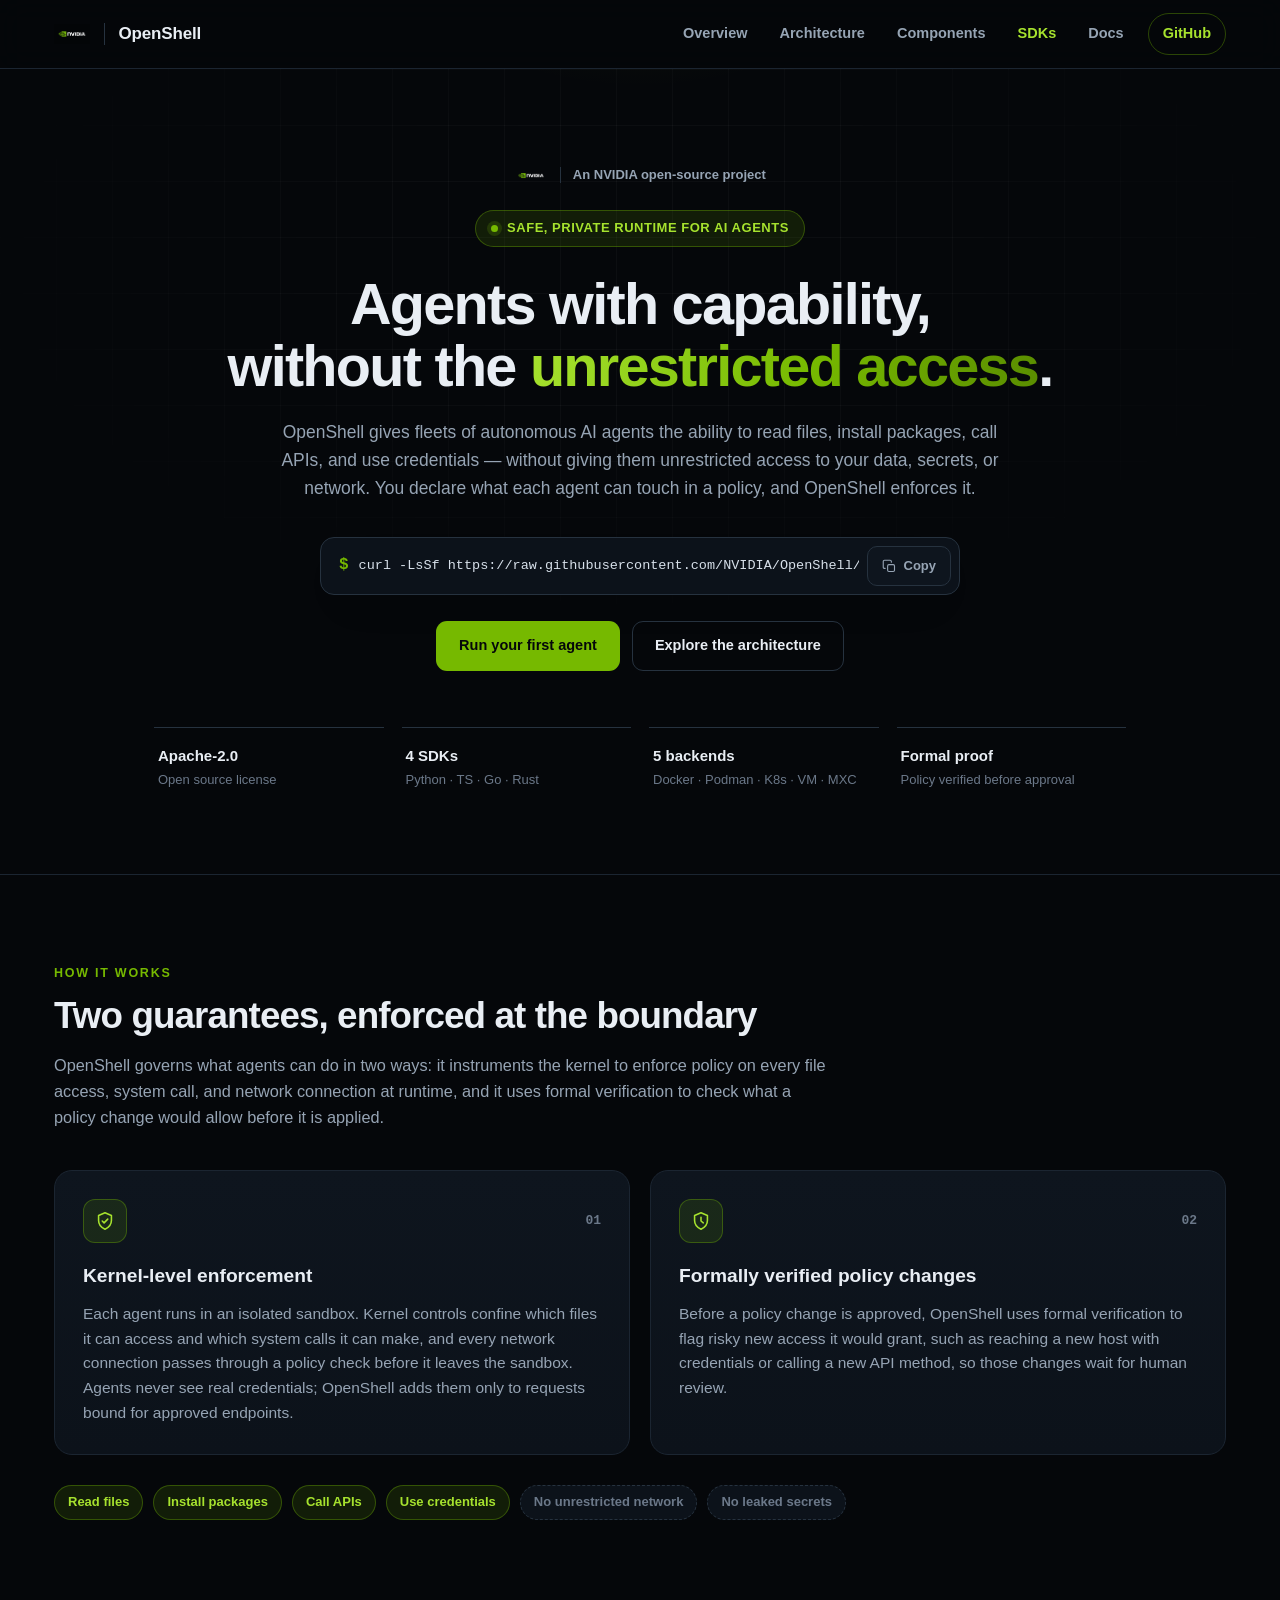
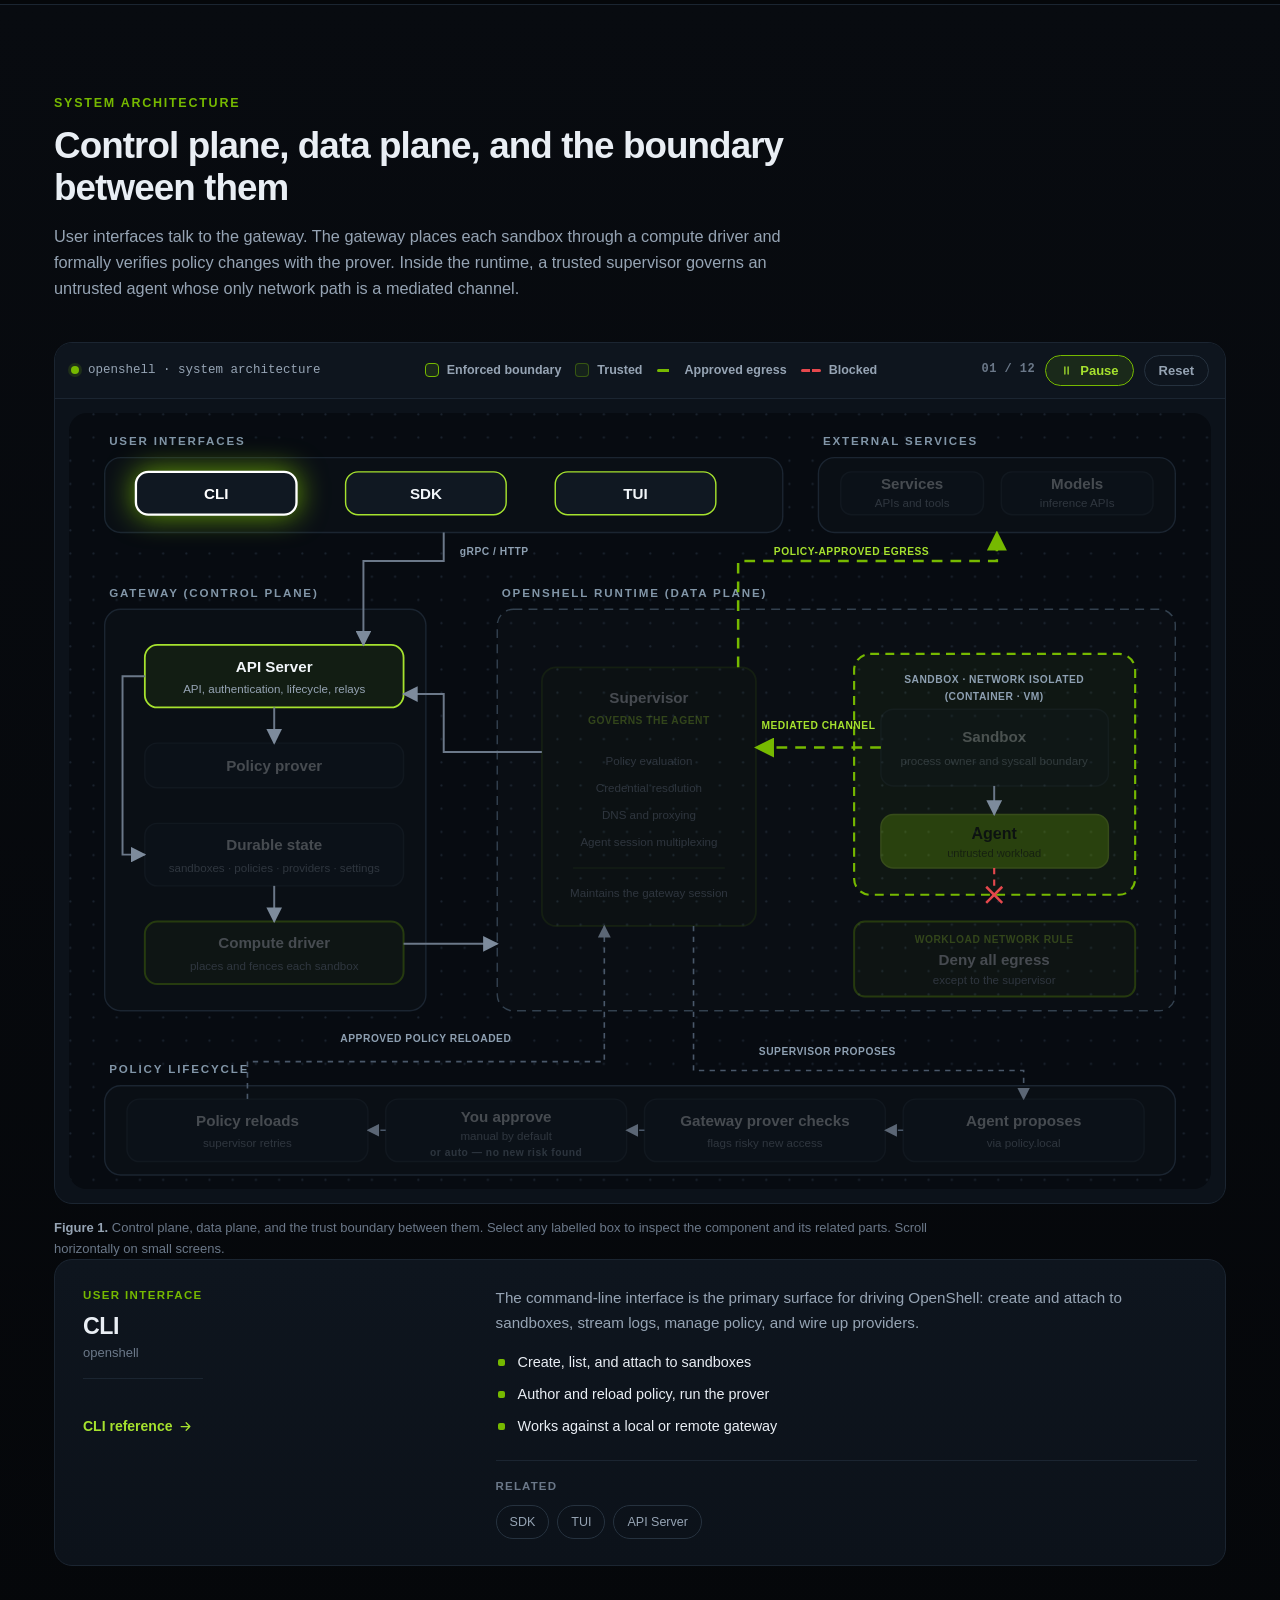
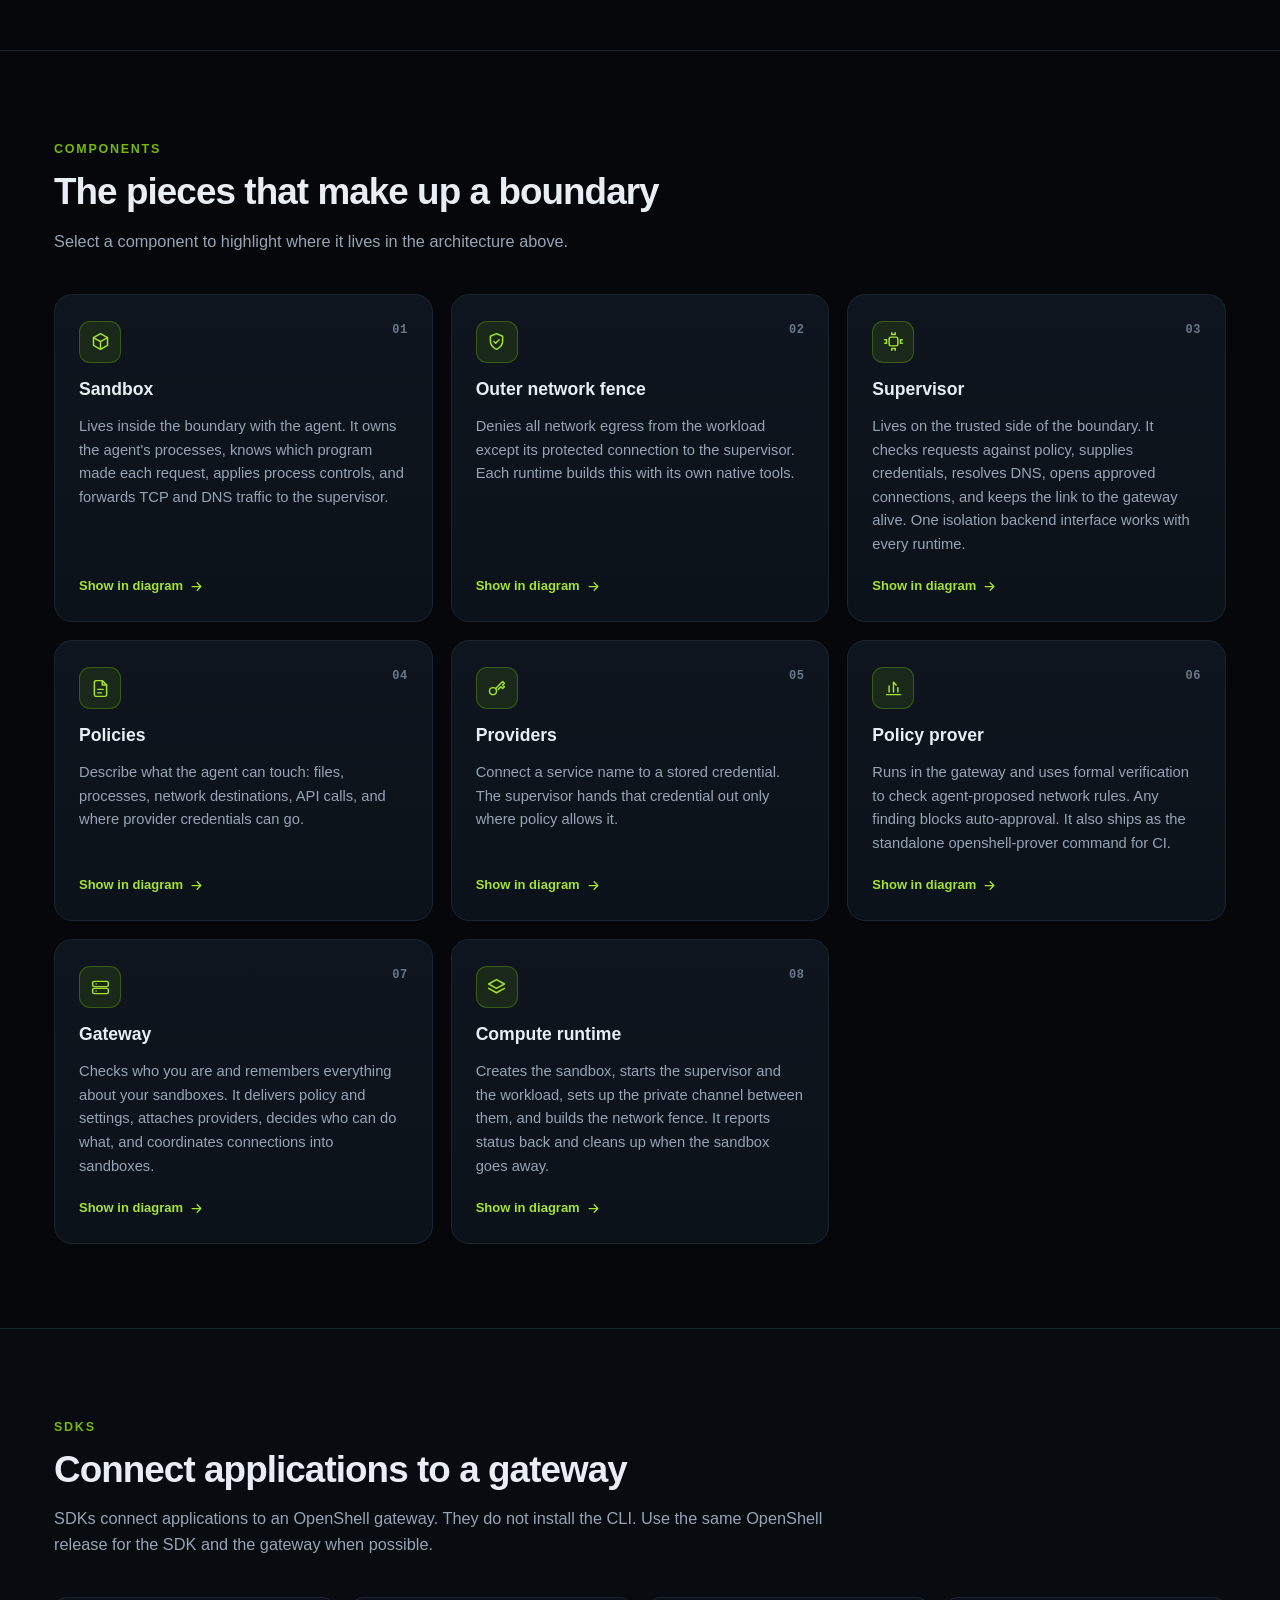
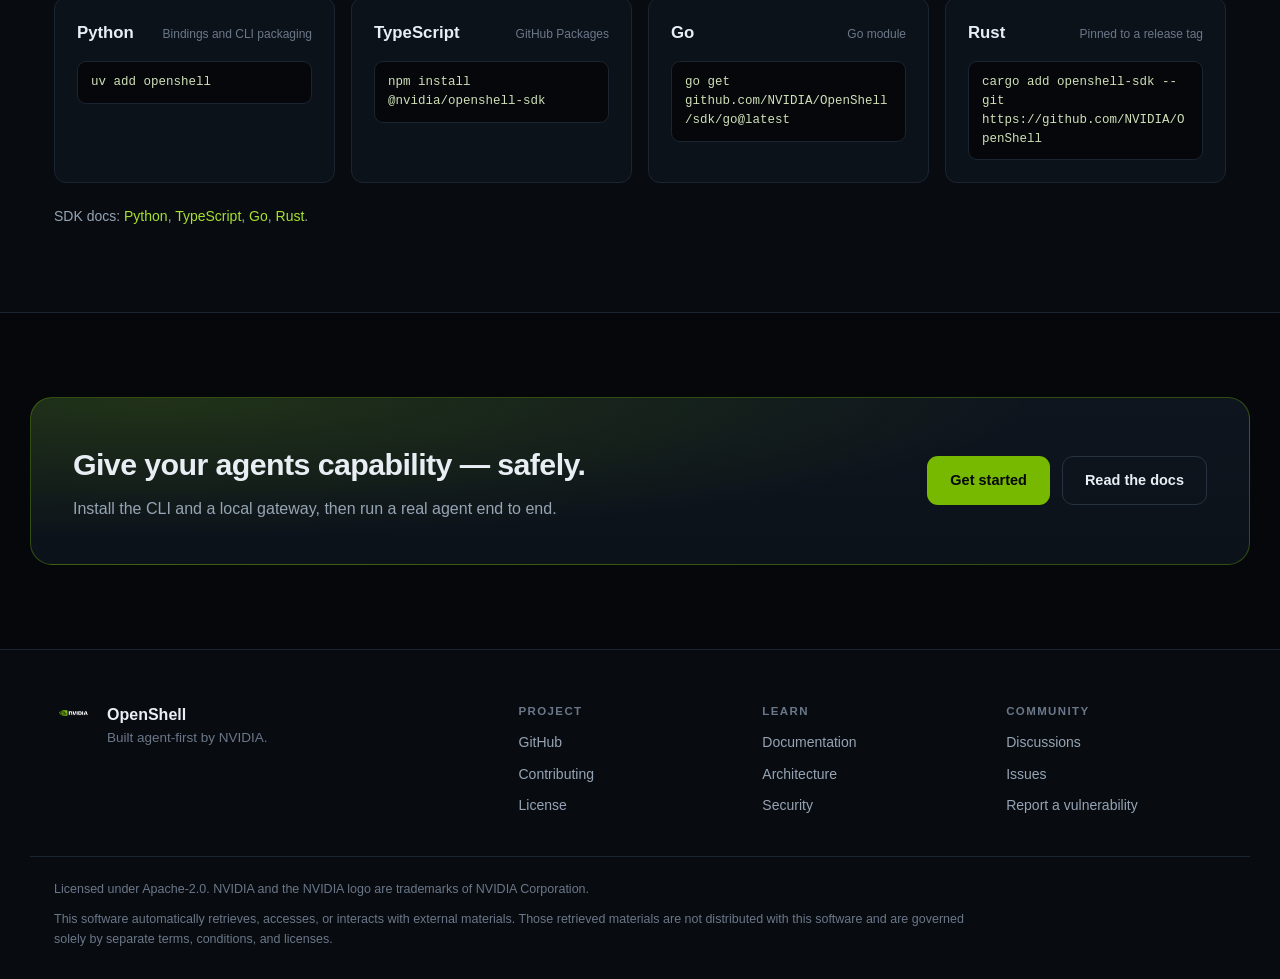
<file: website/index.html>
<!DOCTYPE html>
<!--
  SPDX-FileCopyrightText: Copyright (c) 2025-2026 NVIDIA CORPORATION & AFFILIATES. All rights reserved.
  SPDX-License-Identifier: Apache-2.0
-->
<html lang="en">
  <head>
    <meta charset="utf-8" />
    <meta name="viewport" content="width=device-width, initial-scale=1" />
    <title>OpenShell — the safe, private runtime for autonomous AI agents</title>
    <meta
      name="description"
      content="OpenShell gives fleets of autonomous AI agents the capability to read files, install packages, call APIs, and use credentials without unrestricted access to your data, secrets, or network."
    />
    <meta name="theme-color" content="#05070a" />
    <meta property="og:type" content="website" />
    <meta property="og:site_name" content="OpenShell" />
    <meta property="og:title" content="OpenShell — the safe, private runtime for autonomous AI agents" />
    <meta
      property="og:description"
      content="Give agents the ability to read files, install packages, call APIs, and use credentials — without unrestricted access to your data, secrets, or network."
    />
    <meta name="twitter:card" content="summary_large_image" />
    <link rel="icon" href="assets/favicon.svg" type="image/svg+xml" />
    <link rel="stylesheet" href="styles.css" />
  </head>
  <body>
    <a class="skip-link" href="#architecture">Skip to architecture</a>

    <!-- ── Nav ──────────────────────────────────────────────────────── -->
    <header class="site-header" id="top">
      <div class="container header-inner">
        <a class="brand" href="#top" aria-label="NVIDIA OpenShell home">
          <img class="brand-nvidia" src="assets/nvidia-logo.png" alt="NVIDIA" width="96" height="20" />
          <span class="brand-divider" aria-hidden="true"></span>
          <span class="brand-text">OpenShell</span>
        </a>

        <button class="nav-toggle" id="nav-toggle" aria-label="Toggle navigation" aria-expanded="false" aria-controls="site-nav">
          <span></span><span></span>
        </button>

        <nav class="nav-links" id="site-nav" aria-label="Primary">
          <a href="#overview">Overview</a>
          <a href="#architecture">Architecture</a>
          <a href="#components">Components</a>
          <a href="#sdks">SDKs</a>
          <a href="https://docs.nvidia.com/openshell/latest/" target="_blank" rel="noopener">Docs</a>
          <a
            class="nav-cta"
            href="https://github.com/NVIDIA/OpenShell"
            target="_blank"
            rel="noopener"
          >GitHub</a>
        </nav>
      </div>
    </header>

    <main>
      <!-- ── Hero ───────────────────────────────────────────────────── -->
      <section class="hero">
        <div class="hero-glow" aria-hidden="true"></div>
        <div class="hero-grid" aria-hidden="true"></div>
        <div class="container hero-inner">
          <div class="hero-brand">
            <img src="assets/nvidia-logo.png" alt="NVIDIA" width="88" height="18" />
            <span class="hero-brand-divider" aria-hidden="true"></span>
            <span>An NVIDIA open-source project</span>
          </div>
          <span class="eyebrow">
            <span class="dot"></span> Safe, private runtime for AI agents
          </span>
          <h1>
            Agents with capability,<br />
            without the <span class="grad">unrestricted access</span>.
          </h1>
          <p class="lead">
            OpenShell gives fleets of autonomous AI agents the ability to read files, install
            packages, call APIs, and use credentials — without giving them unrestricted access to
            your data, secrets, or network. You declare what each agent can touch in a policy, and
            OpenShell enforces it.
          </p>

          <div class="install" role="group" aria-label="Install OpenShell">
            <div class="install-code">
              <span class="prompt" aria-hidden="true">$</span>
              <code id="install-cmd">curl -LsSf https://raw.githubusercontent.com/NVIDIA/OpenShell/main/install.sh | sh</code>
            </div>
            <button class="copy-btn" id="copy-install" aria-label="Copy install command">
              <svg class="icon" viewBox="0 0 24 24" fill="none" stroke="currentColor" stroke-width="1.8" stroke-linecap="round" stroke-linejoin="round" aria-hidden="true">
                <rect x="9" y="9" width="11" height="11" rx="2" />
                <path d="M5 15H4a2 2 0 01-2-2V4a2 2 0 012-2h9a2 2 0 012 2v1" />
              </svg>
              <span class="copy-label">Copy</span>
            </button>
          </div>

          <div class="hero-cta">
            <a class="btn btn-primary" href="https://docs.nvidia.com/openshell/latest/about/run-your-first-agent" target="_blank" rel="noopener">
              Run your first agent
            </a>
            <a class="btn btn-ghost" href="#architecture">Explore the architecture</a>
          </div>

          <dl class="hero-stats">
            <div><dt>Apache-2.0</dt><dd>Open source license</dd></div>
            <div><dt>4 SDKs</dt><dd>Python · TS · Go · Rust</dd></div>
            <div><dt>5 backends</dt><dd>Docker · Podman · K8s · VM · MXC</dd></div>
            <div><dt>Formal proof</dt><dd>Policy verified before approval</dd></div>
          </dl>
        </div>
      </section>

      <!-- ── Overview / pillars ─────────────────────────────────────── -->
      <section class="section" id="overview">
        <div class="container">
          <div class="section-head">
            <span class="section-kicker">How it works</span>
            <h2>Two guarantees, enforced at the boundary</h2>
            <p>
              OpenShell governs what agents can do in two ways: it instruments the kernel to enforce
              policy on every file access, system call, and network connection at runtime, and it uses
              formal verification to check what a policy change would allow before it is applied.
            </p>
          </div>
          <div class="pillars" id="pillars"></div>

          <div class="capability-strip reveal">
            <span class="chip chip-green">Read files</span>
            <span class="chip chip-green">Install packages</span>
            <span class="chip chip-green">Call APIs</span>
            <span class="chip chip-green">Use credentials</span>
            <span class="chip chip-off">No unrestricted network</span>
            <span class="chip chip-off">No leaked secrets</span>
          </div>
        </div>
      </section>

      <!-- ── Architecture ───────────────────────────────────────────── -->
      <section class="section section-arch" id="architecture">
        <div class="container">
          <div class="section-head">
            <span class="section-kicker">System architecture</span>
            <h2>Control plane, data plane, and the boundary between them</h2>
            <p>
              User interfaces talk to the gateway. The gateway places each sandbox through a compute
              driver and formally verifies policy changes with the prover. Inside the runtime, a trusted
              supervisor governs an untrusted agent whose only network path is a mediated channel.
            </p>
          </div>

          <figure class="figure">
            <div class="figure-frame">
              <div class="figure-bar">
                <span class="figure-file">
                  <span class="figure-dot" aria-hidden="true"></span>
                  openshell &middot; system architecture
                </span>
                <div class="legend" aria-label="Legend">
                  <span class="legend-item"><span class="swatch swatch-green"></span> Enforced boundary</span>
                  <span class="legend-item"><span class="swatch swatch-trusted"></span> Trusted</span>
                  <span class="legend-item"><span class="swatch swatch-flow"></span> Approved egress</span>
                  <span class="legend-item"><span class="swatch swatch-blocked"></span> Blocked</span>
                </div>
                <div class="figure-actions">
                  <span class="tour-count" id="tour-count" hidden></span>
                  <button class="btn btn-mini btn-play" id="arch-play" type="button" aria-pressed="false">
                    <svg class="icon icon-play" viewBox="0 0 24 24" fill="currentColor" aria-hidden="true">
                      <path d="M8 5.5l11 6.5-11 6.5z" />
                    </svg>
                    <svg
                      class="icon icon-pause"
                      viewBox="0 0 24 24"
                      fill="none"
                      stroke="currentColor"
                      stroke-width="2.4"
                      stroke-linecap="round"
                      aria-hidden="true"
                    >
                      <path d="M9 5.5v13M15 5.5v13" />
                    </svg>
                    <span class="play-label">Auto-play</span>
                  </button>
                  <button class="btn btn-mini" id="arch-reset" type="button">Reset</button>
                </div>
                <span class="autoplay-bar" id="autoplay-bar" aria-hidden="true"></span>
              </div>
              <div class="arch-stage" id="arch-stage"></div>
            </div>
            <figcaption class="figure-caption">
              <strong>Figure 1.</strong> Control plane, data plane, and the trust boundary between them.
              Select any labelled box to inspect the component and its related parts. Scroll horizontally on
              small screens.
            </figcaption>
          </figure>

          <div class="arch-layout">
            <aside class="arch-panel-wrap" aria-live="polite">
              <div class="arch-panel" id="arch-panel"></div>
            </aside>
          </div>
        </div>
      </section>

      <!-- ── Components ─────────────────────────────────────────────── -->
      <section class="section" id="components">
        <div class="container">
          <div class="section-head">
            <span class="section-kicker">Components</span>
            <h2>The pieces that make up a boundary</h2>
            <p>Select a component to highlight where it lives in the architecture above.</p>
          </div>
          <div class="component-grid" id="component-grid"></div>
        </div>
      </section>

      <!-- ── SDKs ───────────────────────────────────────────────────── -->
      <section class="section section-sdk" id="sdks">
        <div class="container">
          <div class="section-head">
            <span class="section-kicker">SDKs</span>
            <h2>Connect applications to a gateway</h2>
            <p>
              SDKs connect applications to an OpenShell gateway. They do not install the CLI. Use the
              same OpenShell release for the SDK and the gateway when possible.
            </p>
          </div>
          <div class="sdk-grid" id="sdk-grid"></div>
          <p class="sdk-foot">
            SDK docs:
            <a href="https://docs.nvidia.com/openshell/latest/sdk" target="_blank" rel="noopener">Python</a>,
            <a href="https://github.com/NVIDIA/OpenShell/blob/main/sdk/typescript/README.md" target="_blank" rel="noopener">TypeScript</a>,
            <a href="https://github.com/NVIDIA/OpenShell/blob/main/sdk/go/README.md" target="_blank" rel="noopener">Go</a>,
            <a href="https://docs.nvidia.com/openshell/latest/sdk/rust" target="_blank" rel="noopener">Rust</a>.
          </p>
        </div>
      </section>

      <!-- ── CTA ────────────────────────────────────────────────────── -->
      <section class="section section-cta">
        <div class="container cta-inner reveal">
          <div>
            <h2>Give your agents capability — safely.</h2>
            <p>Install the CLI and a local gateway, then run a real agent end to end.</p>
          </div>
          <div class="cta-actions">
            <a class="btn btn-primary" href="https://docs.nvidia.com/openshell/latest/about/run-your-first-agent" target="_blank" rel="noopener">Get started</a>
            <a class="btn btn-ghost" href="https://docs.nvidia.com/openshell/latest/" target="_blank" rel="noopener">Read the docs</a>
          </div>
        </div>
      </section>
    </main>

    <!-- ── Footer ───────────────────────────────────────────────────── -->
    <footer class="site-footer">
      <div class="container footer-inner">
        <div class="footer-brand">
          <img class="footer-nvidia" src="assets/nvidia-logo.png" alt="NVIDIA" width="104" height="22" />
          <div>
            <p class="footer-name">OpenShell</p>
            <p class="footer-tag">Built agent-first by NVIDIA.</p>
          </div>
        </div>
        <nav class="footer-links" aria-label="Footer">
          <div>
            <span>Project</span>
            <a href="https://github.com/NVIDIA/OpenShell" target="_blank" rel="noopener">GitHub</a>
            <a href="https://github.com/NVIDIA/OpenShell/blob/main/CONTRIBUTING.md" target="_blank" rel="noopener">Contributing</a>
            <a href="https://github.com/NVIDIA/OpenShell/blob/main/LICENSE" target="_blank" rel="noopener">License</a>
          </div>
          <div>
            <span>Learn</span>
            <a href="https://docs.nvidia.com/openshell/latest/" target="_blank" rel="noopener">Documentation</a>
            <a href="https://docs.nvidia.com/openshell/latest/about/architecture" target="_blank" rel="noopener">Architecture</a>
            <a href="https://docs.nvidia.com/openshell/latest/security/best-practices" target="_blank" rel="noopener">Security</a>
          </div>
          <div>
            <span>Community</span>
            <a href="https://github.com/NVIDIA/OpenShell/discussions" target="_blank" rel="noopener">Discussions</a>
            <a href="https://github.com/NVIDIA/OpenShell/issues" target="_blank" rel="noopener">Issues</a>
            <a href="https://github.com/NVIDIA/OpenShell/blob/main/SECURITY.md" target="_blank" rel="noopener">Report a vulnerability</a>
          </div>
        </nav>
      </div>
      <div class="container footer-bottom">
        <p>Licensed under Apache-2.0. NVIDIA and the NVIDIA logo are trademarks of NVIDIA Corporation.</p>
        <p class="footer-legal">
          This software automatically retrieves, accesses, or interacts with external materials. Those retrieved
          materials are not distributed with this software and are governed solely by separate terms, conditions,
          and licenses.
        </p>
      </div>
    </footer>

    <script src="js/data.js"></script>
    <script src="js/architecture.js"></script>
    <script src="js/main.js"></script>
  </body>
</html>
</file>
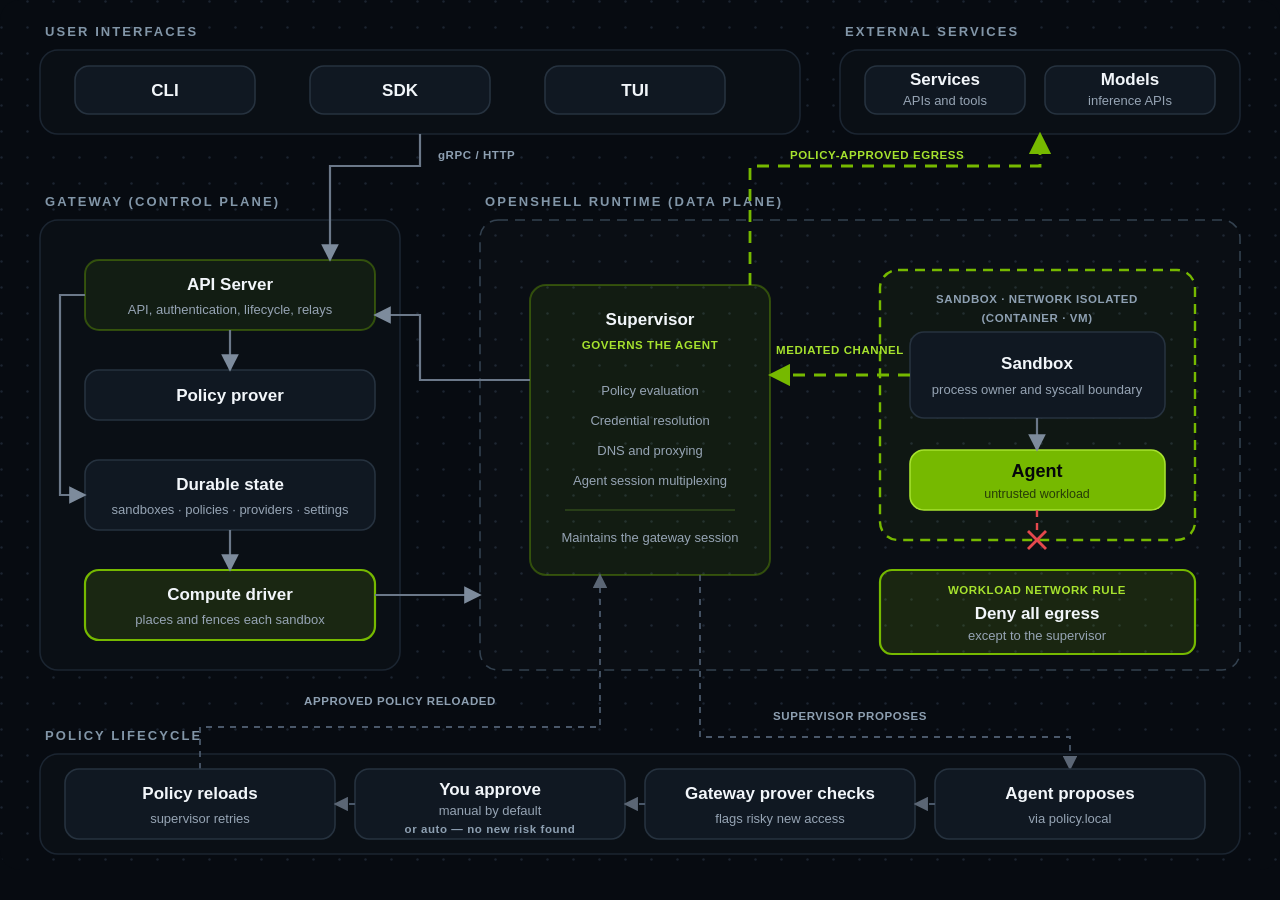
<file: website/tools/render-frame.html>
<!DOCTYPE html>
<!--
  SPDX-FileCopyrightText: Copyright (c) 2025-2026 NVIDIA CORPORATION & AFFILIATES. All rights reserved.
  SPDX-License-Identifier: Apache-2.0

  Headless render target for the architecture GIF. Renders the diagram at its
  native 1280x870 size and applies a highlight for the node named in ?node=<id>.
  Used by make-gif.py; not part of the published site.
-->
<html lang="en">
  <head>
    <meta charset="utf-8" />
    <title>OpenShell architecture frame</title>
    <!--
      styles.css owns every colour/typography rule for the diagram classes emitted
      by architecture.js, so it must be linked here — without it the SVG renders
      with default black fills and disappears against the dark canvas.
    -->
    <link rel="stylesheet" href="../styles.css" />
    <style>
      html,
      body {
        margin: 0;
        padding: 0;
        background: #070b11;
      }

      /* Pin the diagram to its native viewBox size for a pixel-exact capture. */
      body .arch-svg {
        display: block;
        width: 1280px;
        height: 870px;
      }

      /*
       * GIF highlight treatment: brighten the focused node and softly accent its
       * related parts, but never dim the rest — a dimming flicker reads badly in a
       * looping GIF and makes the diagram harder to follow.
       */
      .arch-node.is-active rect {
        stroke: #a6e22e;
        stroke-width: 3;
      }

      .arch-node.is-active .t-label {
        fill: #ffffff;
      }

      .arch-node.is-related rect {
        stroke: #76b900;
      }
    </style>
  </head>
  <body>
    <div id="stage"></div>

    <script src="../js/data.js"></script>
    <script src="../js/architecture.js"></script>
    <script>
      (function () {
        "use strict";

        var id = new URLSearchParams(window.location.search).get("node");
        window.OpenShellArchitecture.render(document.getElementById("stage"));

        if (!id || !window.OS_DATA.nodes[id]) return;

        var svg = document.querySelector("svg.arch-svg");
        var mark = function (nodeId, cls) {
          var g = svg.querySelector('[data-node="' + nodeId + '"]');
          if (g) g.classList.add(cls);
        };

        mark(id, "is-active");
        (window.OS_DATA.nodes[id].related || []).forEach(function (r) {
          mark(r, "is-related");
        });
      })();
    </script>
  </body>
</html>
</file>
<file: website/styles.css>
/*
 * SPDX-FileCopyrightText: Copyright (c) 2025-2026 NVIDIA CORPORATION & AFFILIATES. All rights reserved.
 * SPDX-License-Identifier: Apache-2.0
 *
 * OpenShell landing page. NVIDIA-flavoured dark theme built on a green (#76b900)
 * accent with slate neutrals.
 */

/* ── Tokens ───────────────────────────────────────────────────────── */
:root {
  --green: #76b900;
  --green-600: #5a8d00;
  --green-300: #a6e22e;
  --green-soft: rgba(118, 185, 0, 0.12);
  --green-line: rgba(118, 185, 0, 0.35);
  --red: #e5484d;

  --bg: #05070a;
  --bg-1: #080b10;
  --bg-2: #0b1016;
  --panel: #0c121a;
  --panel-2: #0e151e;

  --line: #1b2531;
  --line-2: #26323f;

  --text: #e9eef4;
  --muted: #96a4b4;
  --muted-2: #6b7889;

  --radius: 18px;
  --radius-sm: 12px;
  --maxw: 1220px;

  --font: -apple-system, BlinkMacSystemFont, "Segoe UI", Roboto, Helvetica, Arial,
    "Apple Color Emoji", "Segoe UI Emoji", sans-serif;
  --mono: ui-monospace, SFMono-Regular, "SF Mono", Menlo, Consolas, "Liberation Mono", monospace;
}

/* ── Reset ────────────────────────────────────────────────────────── */
*,
*::before,
*::after {
  box-sizing: border-box;
}

html {
  scroll-behavior: smooth;
  scroll-padding-top: 84px;
  -webkit-text-size-adjust: 100%;
}

body {
  margin: 0;
  background: var(--bg);
  color: var(--text);
  font-family: var(--font);
  font-size: 16px;
  line-height: 1.6;
  -webkit-font-smoothing: antialiased;
  overflow-x: hidden;
}

h1,
h2,
h3,
p,
dl,
dd,
figure {
  margin: 0;
}

a {
  color: var(--green-300);
  text-decoration: none;
}

a:hover {
  text-decoration: underline;
}

img,
svg {
  max-width: 100%;
}

:focus-visible {
  outline: 2px solid var(--green-300);
  outline-offset: 2px;
  border-radius: 4px;
}

.container {
  width: 100%;
  max-width: var(--maxw);
  margin: 0 auto;
  padding: 0 24px;
}

.icon {
  width: 20px;
  height: 20px;
  flex: none;
}

.icon-inline {
  width: 15px;
  height: 15px;
  vertical-align: -2px;
}

.skip-link {
  position: absolute;
  left: -9999px;
  top: 0;
  z-index: 100;
  background: var(--green);
  color: #05070a;
  padding: 10px 16px;
  border-radius: 0 0 8px 0;
  font-weight: 700;
}

.skip-link:focus {
  left: 0;
}

/* ── Header ───────────────────────────────────────────────────────── */
.site-header {
  position: sticky;
  top: 0;
  z-index: 50;
  background: rgba(5, 7, 10, 0.78);
  backdrop-filter: blur(14px);
  border-bottom: 1px solid var(--line);
}

.header-inner {
  display: flex;
  align-items: center;
  justify-content: space-between;
  height: 68px;
  gap: 16px;
}

.brand {
  display: inline-flex;
  align-items: center;
  gap: 14px;
  color: var(--text);
}

.brand:hover {
  text-decoration: none;
}

.brand-nvidia {
  display: block;
  height: 20px;
  width: auto;
  mix-blend-mode: screen;
}

.brand-divider {
  width: 1px;
  height: 22px;
  background: var(--line-2);
}

.brand-text {
  font-size: 17px;
  font-weight: 700;
  letter-spacing: -0.01em;
}

@media (max-width: 560px) {
  .brand-nvidia {
    height: 17px;
  }

  .brand-text {
    font-size: 15.5px;
  }
}

.nav-links {
  display: flex;
  align-items: center;
  gap: 4px;
}

.nav-links a {
  color: var(--muted);
  font-size: 14.5px;
  font-weight: 600;
  padding: 8px 14px;
  border-radius: 999px;
  transition: color 0.18s ease, background 0.18s ease;
}

.nav-links a:hover {
  color: var(--text);
  background: rgba(255, 255, 255, 0.05);
  text-decoration: none;
}

.nav-links a.is-active {
  color: var(--green-300);
}

.nav-cta {
  border: 1px solid var(--green-line);
  color: var(--green-300) !important;
  margin-left: 6px;
}

.nav-cta:hover {
  background: var(--green-soft) !important;
}

.nav-toggle {
  display: none;
  flex-direction: column;
  gap: 5px;
  width: 42px;
  height: 38px;
  align-items: center;
  justify-content: center;
  background: transparent;
  border: 1px solid var(--line-2);
  border-radius: 10px;
  cursor: pointer;
}

.nav-toggle span {
  display: block;
  width: 18px;
  height: 2px;
  background: var(--text);
  border-radius: 2px;
}

/* ── Hero ─────────────────────────────────────────────────────────── */
.hero {
  position: relative;
  padding: 96px 0 84px;
  overflow: hidden;
  border-bottom: 1px solid var(--line);
}

.hero-glow {
  position: absolute;
  inset: -30% 20% auto 20%;
  height: 620px;
  background: radial-gradient(60% 60% at 50% 0%, rgba(118, 185, 0, 0.16), transparent 70%);
  pointer-events: none;
}

.hero-grid {
  position: absolute;
  inset: 0;
  background-image: linear-gradient(rgba(255, 255, 255, 0.03) 1px, transparent 1px),
    linear-gradient(90deg, rgba(255, 255, 255, 0.03) 1px, transparent 1px);
  background-size: 56px 56px;
  mask-image: radial-gradient(70% 60% at 50% 25%, #000 30%, transparent 78%);
  -webkit-mask-image: radial-gradient(70% 60% at 50% 25%, #000 30%, transparent 78%);
  pointer-events: none;
}

.hero-inner {
  position: relative;
  max-width: 1020px;
  text-align: center;
}

.hero-brand {
  display: flex;
  align-items: center;
  justify-content: center;
  gap: 12px;
  margin-bottom: 24px;
  font-size: 13px;
  font-weight: 600;
  color: var(--muted);
}

.hero-brand img {
  display: block;
  height: 19px;
  width: auto;
  mix-blend-mode: screen;
}

.hero-brand-divider {
  width: 1px;
  height: 16px;
  background: var(--line-2);
}

.eyebrow {
  display: inline-flex;
  align-items: center;
  gap: 9px;
  font-size: 13px;
  font-weight: 700;
  letter-spacing: 0.04em;
  text-transform: uppercase;
  color: var(--green-300);
  background: var(--green-soft);
  border: 1px solid var(--green-line);
  padding: 7px 15px;
  border-radius: 999px;
}

.eyebrow .dot {
  width: 7px;
  height: 7px;
  border-radius: 50%;
  background: var(--green);
  box-shadow: 0 0 0 4px rgba(118, 185, 0, 0.18);
}

.hero h1 {
  margin: 26px 0 0;
  font-size: clamp(2.2rem, 4.6vw, 3.6rem);
  line-height: 1.08;
  letter-spacing: -0.03em;
  font-weight: 800;
}

.grad {
  background: linear-gradient(100deg, var(--green-300), var(--green) 55%, var(--green-600));
  -webkit-background-clip: text;
  background-clip: text;
  color: transparent;
}

.lead {
  margin: 22px auto 0;
  max-width: 720px;
  font-size: 1.09rem;
  color: var(--muted);
}

.install {
  display: flex;
  align-items: center;
  gap: 8px;
  max-width: 640px;
  margin: 34px auto 0;
  padding: 8px 8px 8px 18px;
  background: var(--panel);
  border: 1px solid var(--line-2);
  border-radius: 14px;
  box-shadow: 0 18px 44px -28px rgba(0, 0, 0, 0.9);
}

.install-code {
  display: flex;
  align-items: center;
  gap: 10px;
  min-width: 0;
  flex: 1;
  text-align: left;
}

.install .prompt {
  color: var(--green);
  font-family: var(--mono);
  font-weight: 700;
}

.install code {
  font-family: var(--mono);
  font-size: 13.5px;
  color: #d7e0ea;
  white-space: nowrap;
  overflow-x: auto;
  scrollbar-width: none;
}

.install code::-webkit-scrollbar {
  display: none;
}

.copy-btn {
  display: inline-flex;
  align-items: center;
  gap: 7px;
  padding: 9px 14px;
  border: 1px solid var(--line-2);
  border-radius: 10px;
  background: var(--panel-2);
  color: var(--muted);
  font: inherit;
  font-size: 13px;
  font-weight: 700;
  cursor: pointer;
  transition: all 0.18s ease;
}

.copy-btn:hover {
  color: var(--text);
  border-color: var(--green-line);
}

.copy-btn.is-copied {
  color: #05070a;
  background: var(--green);
  border-color: var(--green);
}

.copy-btn .icon {
  width: 15px;
  height: 15px;
}

.hero-cta {
  display: flex;
  gap: 12px;
  justify-content: center;
  flex-wrap: wrap;
  margin-top: 26px;
}

.btn {
  display: inline-flex;
  align-items: center;
  justify-content: center;
  gap: 8px;
  padding: 12px 22px;
  border-radius: 11px;
  font-size: 14.5px;
  font-weight: 700;
  border: 1px solid transparent;
  cursor: pointer;
  transition: transform 0.18s ease, background 0.18s ease, border-color 0.18s ease;
}

.btn:hover {
  text-decoration: none;
  transform: translateY(-1px);
}

.btn-primary {
  background: var(--green);
  color: #05070a;
}

.btn-primary:hover {
  background: var(--green-300);
}

.btn-ghost {
  background: transparent;
  border-color: var(--line-2);
  color: var(--text);
}

.btn-ghost:hover {
  border-color: var(--green-line);
  color: var(--green-300);
}

.btn-mini {
  padding: 7px 14px;
  font-size: 13px;
  background: transparent;
  border: 1px solid var(--line-2);
  color: var(--muted);
  border-radius: 999px;
}

.btn-mini:hover {
  color: var(--text);
  border-color: var(--green-line);
}

.hero-stats {
  display: grid;
  grid-template-columns: repeat(4, 1fr);
  gap: 18px;
  margin-top: 56px;
  text-align: left;
}

.hero-stats > div {
  padding: 16px 4px 0;
  border-top: 1px solid var(--line-2);
}

.hero-stats dt {
  font-size: 15px;
  font-weight: 800;
  color: var(--text);
}

.hero-stats dd {
  margin: 2px 0 0;
  font-size: 13px;
  color: var(--muted-2);
}

/* ── Sections ─────────────────────────────────────────────────────── */
.section {
  padding: 84px 0;
  border-bottom: 1px solid var(--line);
}

.section-arch {
  background: linear-gradient(180deg, var(--bg-1), var(--bg));
}

.section-sdk {
  background: var(--bg-1);
}

.section-head {
  max-width: 780px;
  margin-bottom: 40px;
}

.section-kicker {
  display: inline-block;
  font-size: 12.5px;
  font-weight: 800;
  letter-spacing: 0.14em;
  text-transform: uppercase;
  color: var(--green);
  margin-bottom: 12px;
}

.section-head h2 {
  font-size: clamp(1.6rem, 3.4vw, 2.3rem);
  line-height: 1.15;
  letter-spacing: -0.025em;
  font-weight: 800;
}

.section-head p {
  margin-top: 14px;
  color: var(--muted);
  font-size: 1.02rem;
}

/* ── Pillars ──────────────────────────────────────────────────────── */
.pillars {
  display: grid;
  grid-template-columns: repeat(2, 1fr);
  gap: 20px;
}

.pillar {
  position: relative;
  padding: 28px;
  background: linear-gradient(180deg, var(--panel-2), var(--panel));
  border: 1px solid var(--line);
  border-radius: var(--radius);
  transition: border-color 0.25s ease, transform 0.25s ease;
}

.pillar:hover {
  border-color: var(--green-line);
  transform: translateY(-2px);
}

.pillar-top {
  display: flex;
  align-items: center;
  justify-content: space-between;
  margin-bottom: 18px;
}

.pillar-icon {
  display: grid;
  place-items: center;
  width: 44px;
  height: 44px;
  border-radius: 12px;
  background: var(--green-soft);
  border: 1px solid var(--green-line);
  color: var(--green-300);
}

.pillar-icon .icon {
  width: 22px;
  height: 22px;
}

.pillar-num {
  font-family: var(--mono);
  font-size: 13px;
  font-weight: 700;
  color: var(--muted-2);
}

.pillar h3 {
  font-size: 1.2rem;
  font-weight: 750;
  margin-bottom: 10px;
}

.pillar p {
  color: var(--muted);
  font-size: 0.97rem;
}

.capability-strip {
  display: flex;
  flex-wrap: wrap;
  gap: 10px;
  margin-top: 30px;
}

.chip {
  display: inline-flex;
  align-items: center;
  padding: 6px 13px;
  border-radius: 999px;
  font-size: 13px;
  font-weight: 650;
  border: 1px solid var(--line-2);
  background: var(--panel);
  color: var(--muted);
}

.chip-green {
  border-color: var(--green-line);
  background: var(--green-soft);
  color: var(--green-300);
}

.chip-off {
  border-style: dashed;
  color: var(--muted-2);
}

.chip-btn {
  cursor: pointer;
  font: inherit;
  font-size: 12.5px;
  transition: all 0.16s ease;
}

.chip-btn:hover {
  border-color: var(--green);
  color: var(--green-300);
}

/* ── Architecture ─────────────────────────────────────────────────── */
.legend {
  display: flex;
  flex-wrap: wrap;
  gap: 18px;
}

.legend-item {
  display: inline-flex;
  align-items: center;
  gap: 8px;
  font-size: 12.5px;
  font-weight: 600;
  color: var(--muted);
}

.swatch {
  width: 14px;
  height: 14px;
  border-radius: 4px;
  display: inline-block;
}

.swatch-green {
  background: var(--green-soft);
  border: 1.5px solid var(--green);
}

.swatch-trusted {
  background: rgba(118, 185, 0, 0.08);
  border: 1.5px solid var(--green-line);
}

.swatch-flow {
  background: linear-gradient(90deg, var(--green) 60%, transparent 60%);
  border-radius: 2px;
  height: 3px;
  width: 20px;
}

.swatch-blocked {
  background: linear-gradient(90deg, var(--red) 45%, transparent 45%, transparent 55%, var(--red) 55%);
  border-radius: 2px;
  height: 3px;
  width: 20px;
}

.arch-layout {
  display: grid;
  grid-template-columns: minmax(0, 1fr);
  gap: 18px;
  align-items: start;
}

.figure {
  margin: 0;
}

.figure-frame {
  border: 1px solid var(--line);
  border-radius: var(--radius);
  background: var(--panel);
  overflow: hidden;
}

.figure-bar {
  position: relative;
  display: flex;
  align-items: center;
  justify-content: space-between;
  gap: 14px 20px;
  flex-wrap: wrap;
  padding: 12px 16px;
  border-bottom: 1px solid var(--line);
  background: var(--panel-2);
}

.figure-file {
  display: inline-flex;
  align-items: center;
  gap: 9px;
  font-family: var(--mono);
  font-size: 12.5px;
  color: var(--muted);
}

.figure-dot {
  width: 8px;
  height: 8px;
  border-radius: 50%;
  background: var(--green);
  box-shadow: 0 0 0 3px rgba(118, 185, 0, 0.16);
}

.figure-bar .legend {
  gap: 14px;
}

.figure-actions {
  display: flex;
  align-items: center;
  gap: 10px;
}

.tour-count {
  font-family: var(--mono);
  font-size: 12px;
  font-weight: 600;
  color: var(--muted-2);
  letter-spacing: 0.04em;
}

.tour-count[hidden] {
  display: none;
}

.btn-play {
  display: inline-flex;
  align-items: center;
  gap: 7px;
}

.btn-play .icon {
  width: 13px;
  height: 13px;
}

.btn-play .icon-pause {
  display: none;
}

.btn-play.is-playing {
  border-color: var(--green);
  color: var(--green-300);
  background: var(--green-soft);
}

.btn-play.is-playing .icon-play {
  display: none;
}

.btn-play.is-playing .icon-pause {
  display: inline;
}

.autoplay-bar {
  position: absolute;
  left: 0;
  bottom: 0;
  height: 2px;
  width: 0;
  background: var(--green);
  opacity: 0.85;
  pointer-events: none;
}

.figure-caption {
  margin-top: 14px;
  max-width: 940px;
  font-size: 13px;
  color: var(--muted-2);
}

.figure-caption strong {
  font-weight: 700;
  color: var(--muted);
}

.arch-stage {
  padding: 14px;
  overflow-x: auto;
  overflow-y: hidden;
  -webkit-overflow-scrolling: touch;
}

.arch-svg {
  display: block;
  width: 100%;
  height: auto;
}

/* ── SVG theming ──────────────────────────────────────────────────── */
.arch-canvas {
  fill: #070b11;
}

.arch-grid {
  fill: url(#dots);
}

.arch-svg text {
  font-family: var(--font);
  pointer-events: none;
  user-select: none;
}

.t-section {
  font-size: 13px;
  font-weight: 800;
  letter-spacing: 0.16em;
  fill: #8296a8;
}

.t-label {
  font-size: 17px;
  font-weight: 700;
  fill: #f2f6fa;
}

.t-small {
  font-size: 13px;
  font-weight: 500;
  fill: var(--muted);
}

.t-tiny {
  font-size: 11.5px;
  font-weight: 700;
  letter-spacing: 0.05em;
  fill: #8ea0b2;
}

.t-tiny.t-accent {
  fill: var(--green-300);
}

.t-agent {
  font-size: 18px;
  font-weight: 700;
  fill: #05070a;
}

.t-agent-sub {
  font-size: 12.5px;
  font-weight: 500;
  fill: rgba(5, 7, 10, 0.7);
}

.n-box,
.n-soft,
.n-green,
.n-trusted,
.n-dark,
.n-runtime,
.n-sandbox-zone {
  transition: stroke 0.2s ease, filter 0.25s ease, fill 0.2s ease;
}

.n-box {
  fill: #101822;
  stroke: var(--line-2);
  stroke-width: 1.6;
}

.n-soft {
  fill: #0a0f15;
  stroke: var(--line);
  stroke-width: 1.6;
}

.n-green {
  fill: rgba(118, 185, 0, 0.14);
  stroke: var(--green);
  stroke-width: 2.2;
}

.n-trusted {
  fill: rgba(118, 185, 0, 0.08);
  stroke: var(--green-line);
  stroke-width: 2;
}

.n-dark {
  fill: var(--green);
  stroke: var(--green-300);
  stroke-width: 1.6;
}

.n-runtime {
  fill: rgba(255, 255, 255, 0.012);
  stroke: #33414f;
  stroke-width: 1.6;
  stroke-dasharray: 10 7;
}

.n-sandbox-zone {
  fill: rgba(118, 185, 0, 0.05);
  stroke: var(--green);
  stroke-width: 2.4;
  stroke-dasharray: 10 7;
}

.n-line {
  fill: none;
  stroke: #6b7889;
  stroke-width: 2.2;
  marker-end: url(#ah);
}

.n-flow {
  fill: none;
  stroke: var(--green);
  stroke-width: 2.8;
  stroke-dasharray: 12 9;
  marker-end: url(#ah-green);
  animation: dashflow 1.15s linear infinite;
}

.n-blocked {
  fill: none;
  stroke: var(--red);
  stroke-width: 2.4;
  stroke-dasharray: 7 6;
}

.n-blocked-x {
  stroke: var(--red);
  stroke-width: 2.8;
  fill: none;
}

.n-dashed {
  fill: none;
  stroke: #4a586a;
  stroke-width: 1.8;
  stroke-dasharray: 6 6;
  marker-end: url(#ah-dim);
}

@keyframes dashflow {
  to {
    stroke-dashoffset: -21;
  }
}

/* interactive nodes */
.arch-node {
  cursor: pointer;
}

.arch-node rect {
  transition: stroke 0.2s ease, filter 0.25s ease, opacity 0.25s ease;
}

.arch-node:hover rect {
  stroke: var(--green-300);
  filter: drop-shadow(0 0 10px rgba(118, 185, 0, 0.55));
}

.arch-node:focus {
  outline: none;
}

.arch-node:focus-visible rect {
  stroke: #fff;
  filter: drop-shadow(0 0 12px rgba(118, 185, 0, 0.7));
}

.arch-node.is-dim {
  opacity: 0.26;
}

.arch-node.is-related rect {
  stroke: var(--green-300);
}

.arch-node.is-active rect {
  stroke: #fff;
  stroke-width: 2.6;
  filter: drop-shadow(0 0 16px rgba(118, 185, 0, 0.85));
}

.arch-node.is-active .t-label {
  fill: #fff;
}

/* ── Detail panel ─────────────────────────────────────────────────── */
.arch-panel-wrap {
  position: static;
}

.arch-panel {
  background: linear-gradient(180deg, var(--panel-2), var(--panel));
  border: 1px solid var(--line);
  border-radius: var(--radius);
  padding: 26px 28px;
}

.arch-panel.is-empty {
  display: grid;
  place-items: center;
  min-height: 210px;
  text-align: center;
}

.panel-detail {
  display: grid;
  grid-template-columns: minmax(220px, 0.85fr) minmax(0, 1.6fr);
  gap: 6px 40px;
  align-items: start;
}

.panel-col-a {
  display: flex;
  flex-direction: column;
  align-items: flex-start;
}

.panel-col-b {
  min-width: 0;
}

.panel-empty {
  max-width: 280px;
}

.panel-empty-icon {
  display: grid;
  place-items: center;
  width: 46px;
  height: 46px;
  margin: 0 auto 16px;
  border-radius: 12px;
  background: var(--green-soft);
  border: 1px solid var(--green-line);
  color: var(--green-300);
}

.panel-empty h3 {
  font-size: 1.05rem;
  margin-bottom: 8px;
}

.panel-empty p {
  font-size: 0.9rem;
  color: var(--muted);
}

.panel-hint {
  display: flex;
  flex-wrap: wrap;
  gap: 8px;
  justify-content: center;
  margin-top: 16px;
}

.panel-head {
  padding-bottom: 14px;
  margin-bottom: 16px;
  border-bottom: 1px solid var(--line);
}

.panel-kicker {
  display: block;
  font-size: 11.5px;
  font-weight: 800;
  letter-spacing: 0.12em;
  text-transform: uppercase;
  color: var(--green);
  margin-bottom: 8px;
}

.panel-head h3 {
  font-size: 1.45rem;
  line-height: 1.15;
  letter-spacing: -0.02em;
  font-weight: 800;
}

.panel-sub {
  display: block;
  margin-top: 4px;
  font-size: 13px;
  color: var(--muted-2);
}

.panel-body {
  font-size: 0.95rem;
  color: var(--muted);
}

.panel-list {
  margin: 16px 0 0;
  padding: 0;
  list-style: none;
  display: grid;
  gap: 9px;
}

.panel-list li {
  position: relative;
  padding-left: 22px;
  font-size: 0.9rem;
  color: var(--text);
}

.panel-list li::before {
  content: "";
  position: absolute;
  left: 2px;
  top: 8px;
  width: 7px;
  height: 7px;
  border-radius: 2px;
  background: var(--green);
}

.panel-link {
  display: inline-flex;
  align-items: center;
  gap: 6px;
  margin-top: 20px;
  font-size: 14px;
  font-weight: 700;
  color: var(--green-300);
}

.panel-related {
  margin-top: 22px;
  padding-top: 16px;
  border-top: 1px solid var(--line);
}

.panel-related-label {
  display: block;
  font-size: 11.5px;
  font-weight: 800;
  letter-spacing: 0.1em;
  text-transform: uppercase;
  color: var(--muted-2);
  margin-bottom: 10px;
}

.chips {
  display: flex;
  flex-wrap: wrap;
  gap: 8px;
}

/* ── Component cards ──────────────────────────────────────────────── */
.component-grid {
  display: grid;
  grid-template-columns: repeat(auto-fit, minmax(280px, 1fr));
  gap: 18px;
}

.component-card {
  position: relative;
  display: flex;
  flex-direction: column;
  align-items: flex-start;
  gap: 12px;
  padding: 26px 24px 24px;
  text-align: left;
  font: inherit;
  color: var(--text);
  background: linear-gradient(180deg, var(--panel-2), var(--panel));
  border: 1px solid var(--line);
  border-radius: var(--radius);
  cursor: pointer;
  transition: border-color 0.22s ease, transform 0.22s ease, background 0.22s ease;
}

.component-index {
  position: absolute;
  top: 26px;
  right: 24px;
  font-family: var(--mono);
  font-size: 12px;
  font-weight: 600;
  color: var(--muted-2);
  letter-spacing: 0.04em;
}

.component-card:hover {
  border-color: var(--green-line);
  transform: translateY(-3px);
}

.component-card.is-selected {
  border-color: var(--green);
  background: linear-gradient(180deg, rgba(118, 185, 0, 0.1), var(--panel));
}

.component-icon {
  display: grid;
  place-items: center;
  width: 42px;
  height: 42px;
  border-radius: 11px;
  background: var(--green-soft);
  border: 1px solid var(--green-line);
  color: var(--green-300);
}

.component-icon .icon {
  width: 21px;
  height: 21px;
}

.component-card h3 {
  font-size: 1.1rem;
  font-weight: 750;
}

.component-card p {
  font-size: 0.92rem;
  color: var(--muted);
}

.component-cta {
  display: inline-flex;
  align-items: center;
  gap: 6px;
  margin-top: auto;
  padding-top: 8px;
  font-size: 13px;
  font-weight: 700;
  color: var(--green-300);
}

/* ── SDKs ─────────────────────────────────────────────────────────── */
.sdk-grid {
  display: grid;
  grid-template-columns: repeat(auto-fit, minmax(260px, 1fr));
  gap: 16px;
}

.sdk-card {
  padding: 22px;
  background: var(--panel);
  border: 1px solid var(--line);
  border-radius: var(--radius-sm);
  transition: border-color 0.2s ease;
}

.sdk-card:hover {
  border-color: var(--green-line);
}

.sdk-head {
  display: flex;
  align-items: baseline;
  justify-content: space-between;
  gap: 10px;
  margin-bottom: 14px;
}

.sdk-name {
  font-size: 1.05rem;
  font-weight: 750;
}

.sdk-note {
  font-size: 12px;
  color: var(--muted-2);
}

.sdk-install {
  display: block;
  padding: 11px 13px;
  background: var(--bg);
  border: 1px solid var(--line);
  border-radius: 9px;
  font-family: var(--mono);
  font-size: 12.5px;
  line-height: 1.5;
  color: #cfe0b8;
  white-space: pre-wrap;
  overflow-wrap: anywhere;
}

.sdk-foot {
  margin-top: 22px;
  font-size: 14px;
  color: var(--muted);
}

/* ── CTA ──────────────────────────────────────────────────────────── */
.section-cta {
  border-bottom: none;
}

.cta-inner {
  display: flex;
  align-items: center;
  justify-content: space-between;
  gap: 28px;
  flex-wrap: wrap;
  padding: 42px;
  border: 1px solid var(--green-line);
  border-radius: 22px;
  background: radial-gradient(120% 140% at 10% 0%, rgba(118, 185, 0, 0.18), transparent 60%),
    linear-gradient(180deg, var(--panel-2), var(--panel));
}

.cta-inner h2 {
  font-size: clamp(1.4rem, 3vw, 1.9rem);
  font-weight: 800;
  letter-spacing: -0.02em;
}

.cta-inner p {
  margin-top: 8px;
  color: var(--muted);
}

.cta-actions {
  display: flex;
  gap: 12px;
  flex-wrap: wrap;
}

/* ── Footer ───────────────────────────────────────────────────────── */
.site-footer {
  border-top: 1px solid var(--line);
  background: var(--bg-1);
  padding: 52px 0 30px;
}

.footer-inner {
  display: grid;
  grid-template-columns: 1.2fr 2fr;
  gap: 40px;
}

.footer-brand {
  display: flex;
  align-items: flex-start;
  gap: 14px;
}

.footer-nvidia {
  height: 22px;
  width: auto;
  mix-blend-mode: screen;
}

.footer-name {
  font-weight: 800;
  font-size: 16px;
}

.footer-tag {
  font-size: 13.5px;
  color: var(--muted-2);
}

.footer-links {
  display: grid;
  grid-template-columns: repeat(3, 1fr);
  gap: 24px;
}

.footer-links div {
  display: flex;
  flex-direction: column;
  gap: 9px;
}

.footer-links span {
  font-size: 11.5px;
  font-weight: 800;
  letter-spacing: 0.12em;
  text-transform: uppercase;
  color: var(--muted-2);
  margin-bottom: 2px;
}

.footer-links a {
  font-size: 14px;
  color: var(--muted);
}

.footer-links a:hover {
  color: var(--green-300);
}

.footer-bottom {
  margin-top: 40px;
  padding-top: 22px;
  border-top: 1px solid var(--line);
}

.footer-bottom p {
  font-size: 12.5px;
  color: var(--muted-2);
}

.footer-legal {
  margin-top: 10px;
  max-width: 920px;
  line-height: 1.6;
}

/* ── Reveal ───────────────────────────────────────────────────────── */
.reveal {
  opacity: 0;
  transform: translateY(16px);
  transition: opacity 0.6s ease, transform 0.6s ease;
}

.reveal.is-visible {
  opacity: 1;
  transform: none;
}

/* ── Responsive ───────────────────────────────────────────────────── */
@media (max-width: 1080px) {
  .panel-detail {
    grid-template-columns: minmax(200px, 0.8fr) minmax(0, 1.6fr);
  }
}

@media (max-width: 900px) {
  .arch-svg {
    min-width: 820px;
  }

  .panel-detail {
    grid-template-columns: 1fr;
    gap: 16px;
  }

  .nav-toggle {
    display: flex;
  }

  .nav-links {
    position: absolute;
    top: 68px;
    left: 0;
    right: 0;
    flex-direction: column;
    align-items: stretch;
    gap: 2px;
    padding: 12px 18px 18px;
    background: var(--bg-1);
    border-bottom: 1px solid var(--line);
    display: none;
  }

  .nav-links.is-open {
    display: flex;
  }

  .nav-links a {
    padding: 12px 14px;
    border-radius: 10px;
  }

  .nav-cta {
    margin-left: 0;
    text-align: center;
  }

  .pillars {
    grid-template-columns: 1fr;
  }

  .hero-stats {
    grid-template-columns: repeat(2, 1fr);
  }

  .footer-inner {
    grid-template-columns: 1fr;
  }
}

@media (max-width: 560px) {
  .section,
  .hero {
    padding: 64px 0;
  }

  .cta-inner {
    padding: 28px;
  }

  .install {
    flex-direction: column;
    align-items: stretch;
    padding: 14px;
    gap: 12px;
  }

  .copy-btn {
    justify-content: center;
  }

  .footer-links {
    grid-template-columns: 1fr;
  }
}

@media (prefers-reduced-motion: reduce) {
  html {
    scroll-behavior: auto;
  }

  .n-flow {
    animation: none;
  }

  .autoplay-bar {
    display: none;
  }

  *,
  *::before,
  *::after {
    transition-duration: 0.001ms !important;
    animation-duration: 0.001ms !important;
  }

  .reveal {
    opacity: 1;
    transform: none;
  }
}
</file>
